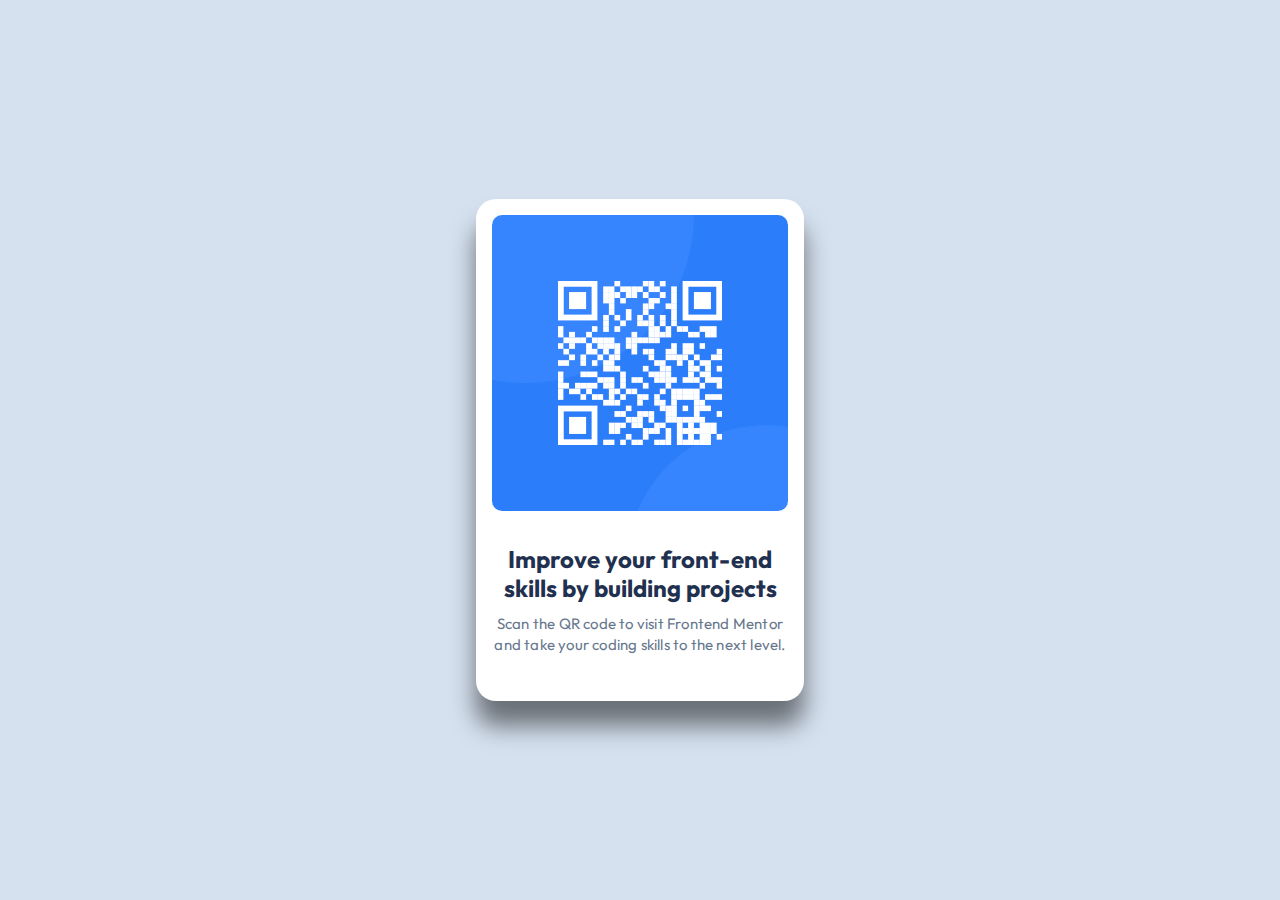
<file: index.html>
<!DOCTYPE html>
<html lang="en">

<head>
	<meta charset="UTF-8">
	<meta name="viewport" content="width=device-width, initial-scale=1.0">
	<!-- displays site properly based on user's device -->

	<link rel="icon" type="image/png" sizes="32x32" href="./images/favicon-32x32.png">
	<link rel="stylesheet" href="styles.css">
	<title>Frontend Mentor | QR code component</title>

	<link rel="preconnect" href="https://fonts.googleapis.com">
	<link rel="preconnect" href="https://fonts.gstatic.com" crossorigin>
	<!--font family: outfit-->
	<link href="https://fonts.googleapis.com/css2?family=Outfit:wght@100..900&display=swap" rel="stylesheet">

</head>

<body>

	<div class="container">

		<div class="qr-code">
			<img src="./images/image-qr-code.png" alt="QR code">
			
			<div class="text">
				<h2>Improve your front-end skills by building projects</h2>
				<p>Scan the QR code to visit Frontend Mentor and take your coding skills to the next level.</p>
			</div>
		</div>

	</div>
</body>

</html>
</file>
<file: styles.css>
body{
    font-family: outfit;
    background-color: #D5E1EF;
    min-height: 100vh;
    display: flex;
    align-items: center;
    font-size: 1em;
}

*{
    margin:0 ;
    padding: 0;
}

.container{
    max-width: 360px;
    margin: 0 auto;
}

.qr-code{
    background-color: white;
    padding: 16px ;
    border-radius: 20px;
    text-align: center ;
    box-shadow: 0px 25px 25px 0px rgba(0,0,0,0.5);   
    margin: 0 1em ;
}

.qr-code img{
    width:100%;
    border-radius: 10px; 
    text-align: center ;
}

.text{
    padding: 30px 0px ;
}

.text h2{
    font-weight: 700 ;
    font-style: normal ;
    color: #1F314F ;  
    line-height: 120% ;
    padding-bottom: 10px ;
}

.text p{
    font-style: normal;
    font-weight: 400;
    line-height: 140%; /* 21px */
    letter-spacing: 0.2px;
    color: #68778D;
    font-size: 15px ;
}
</file>
